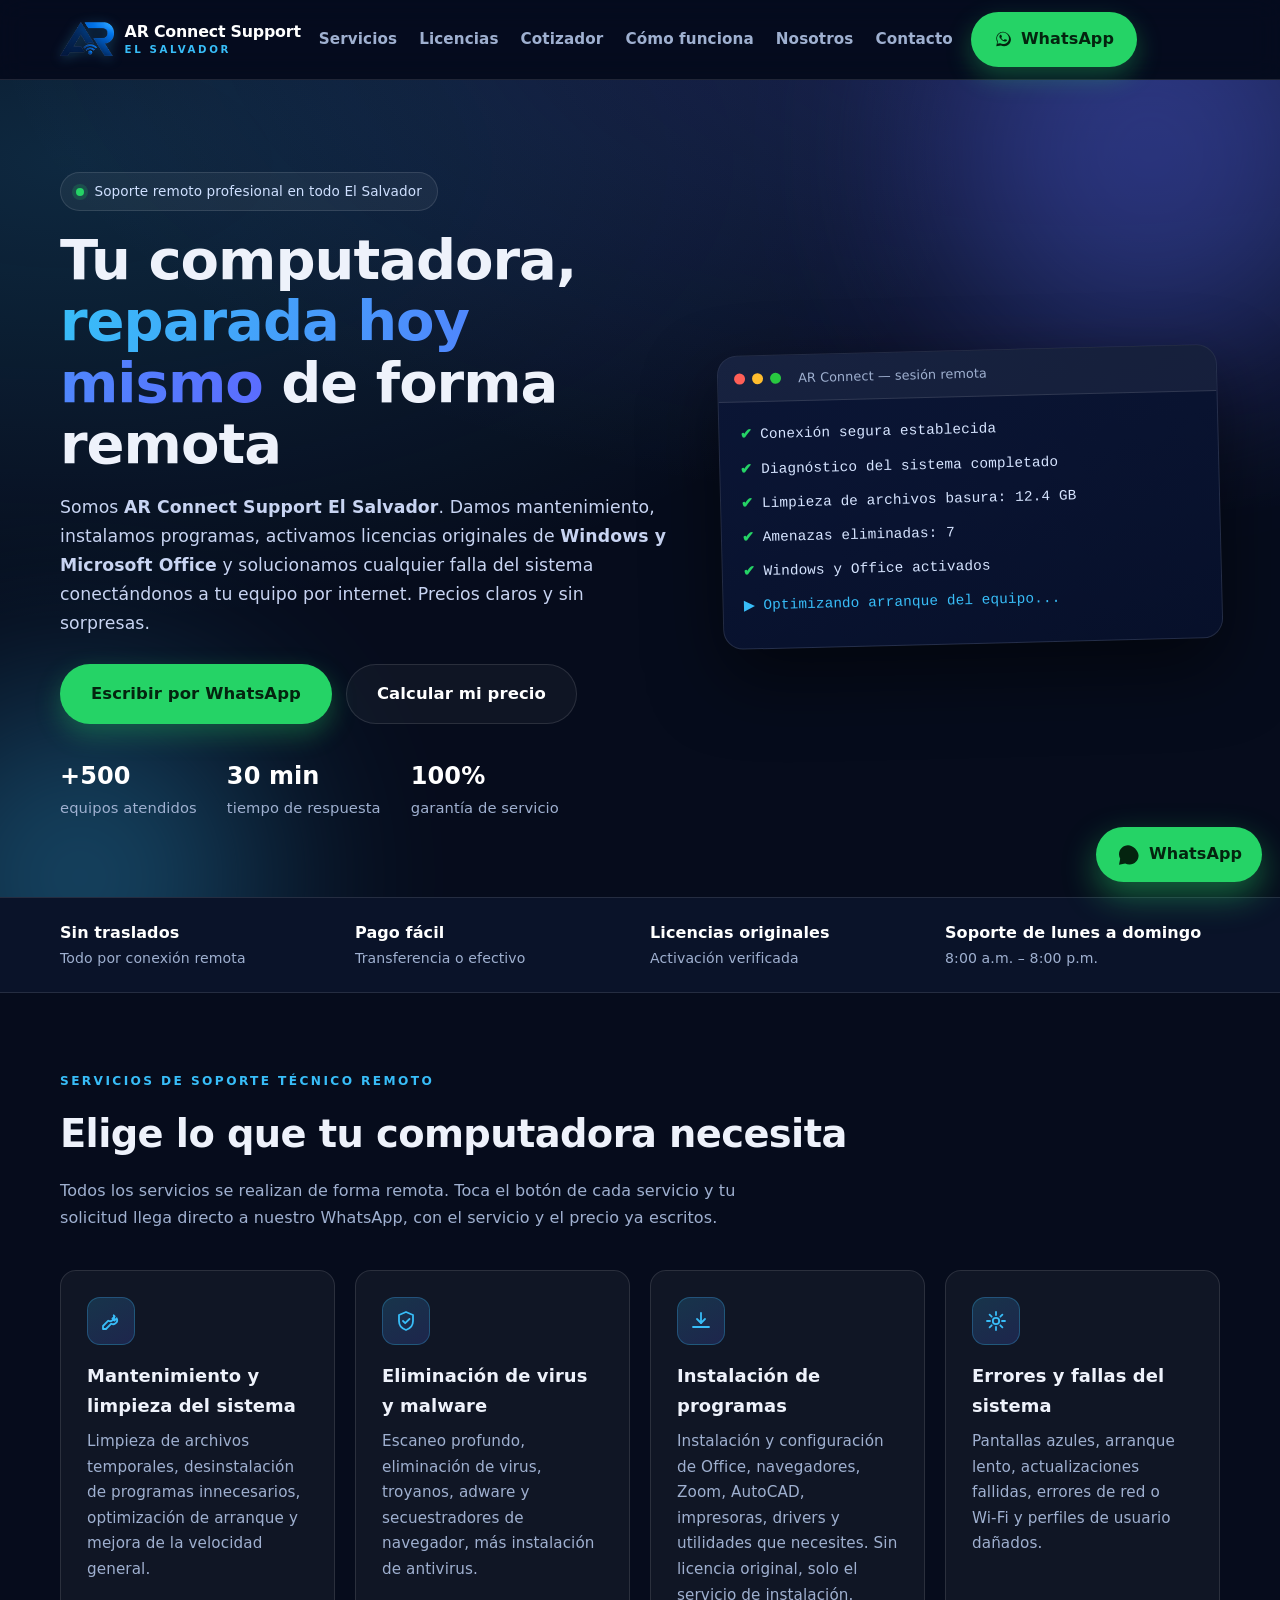
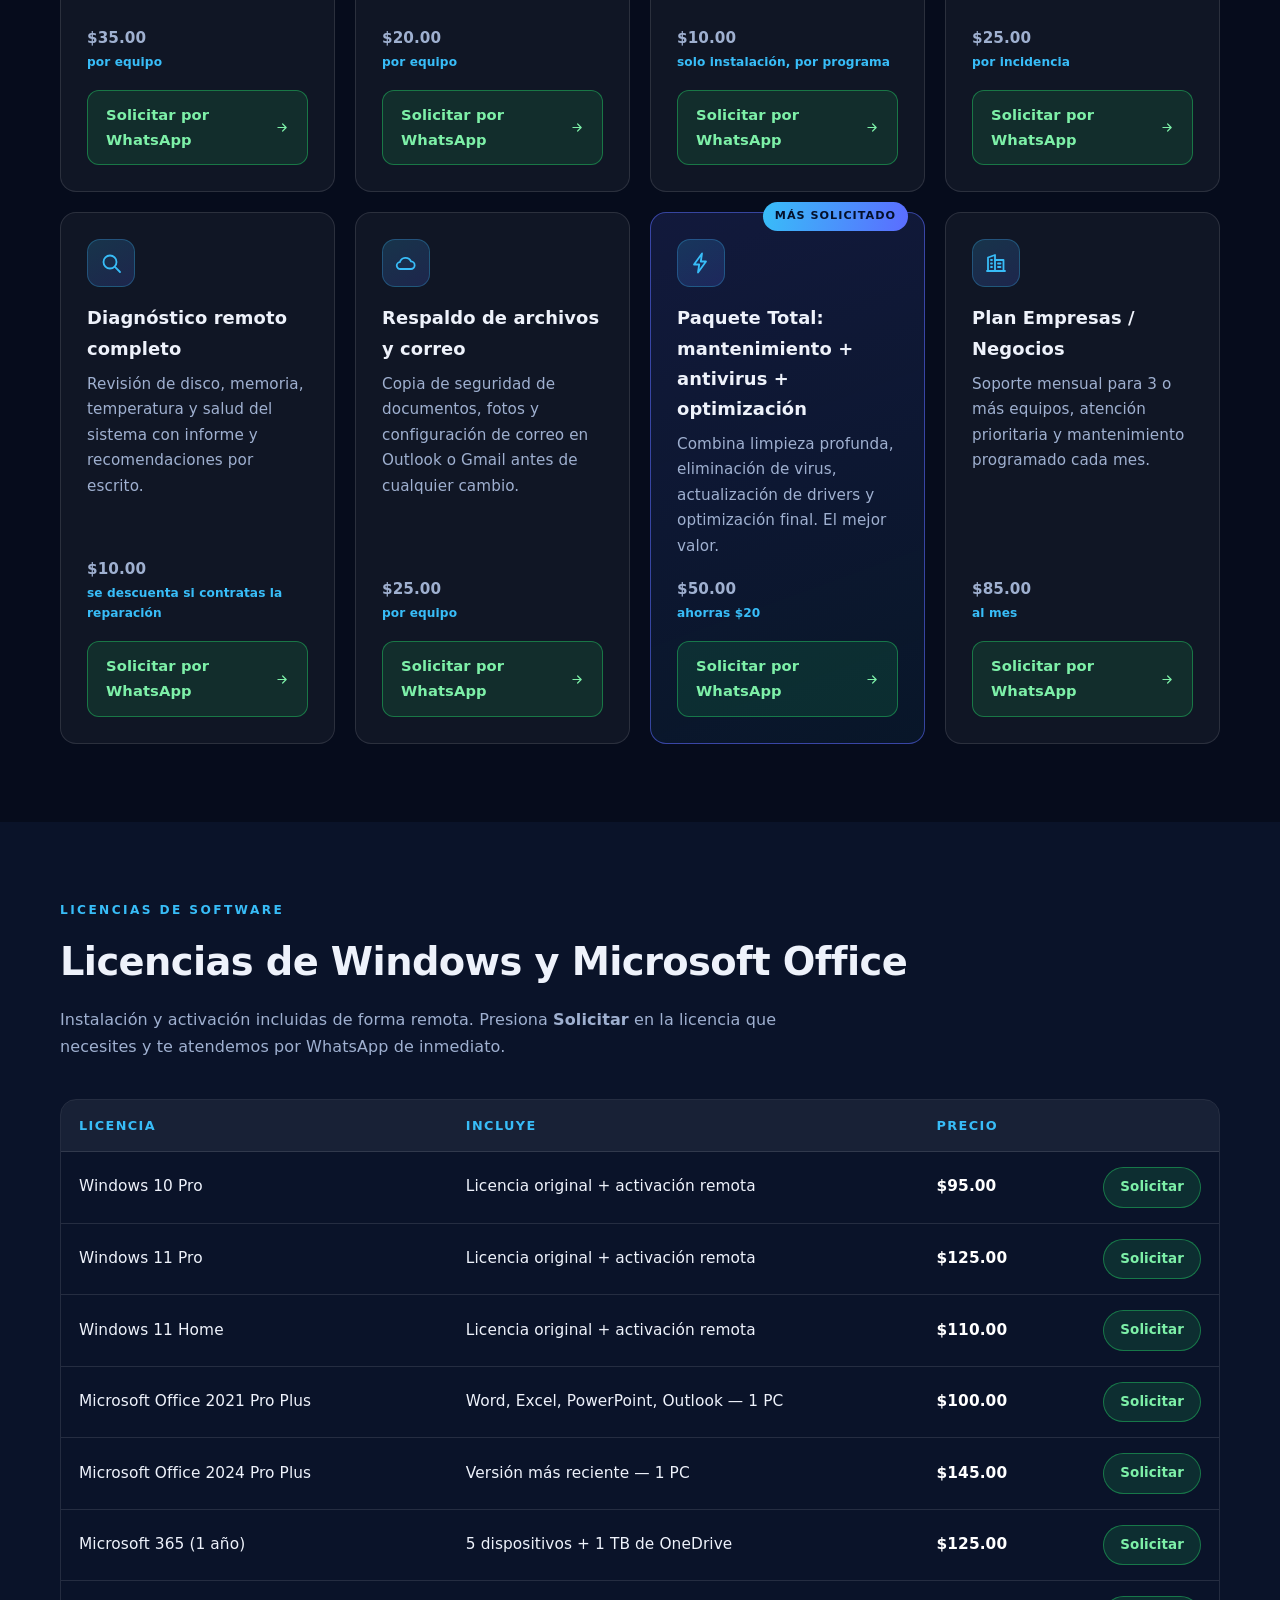
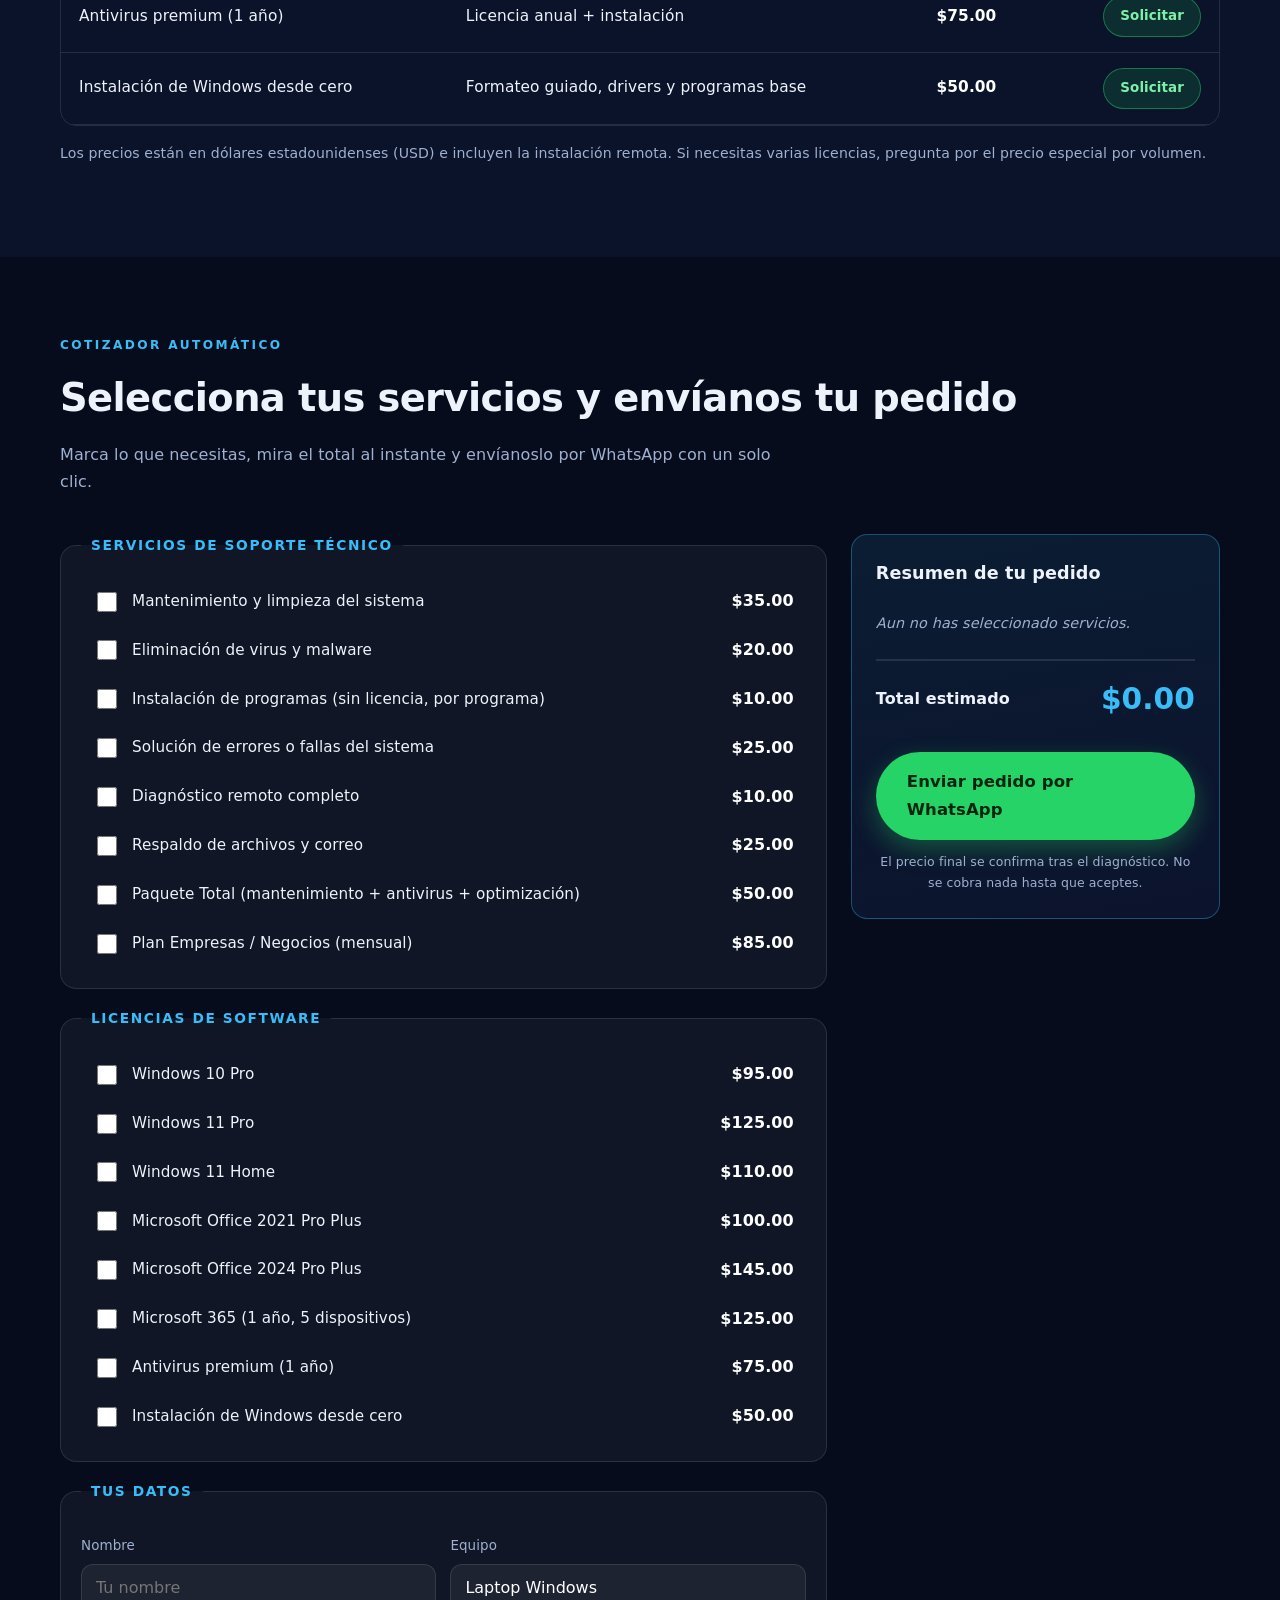
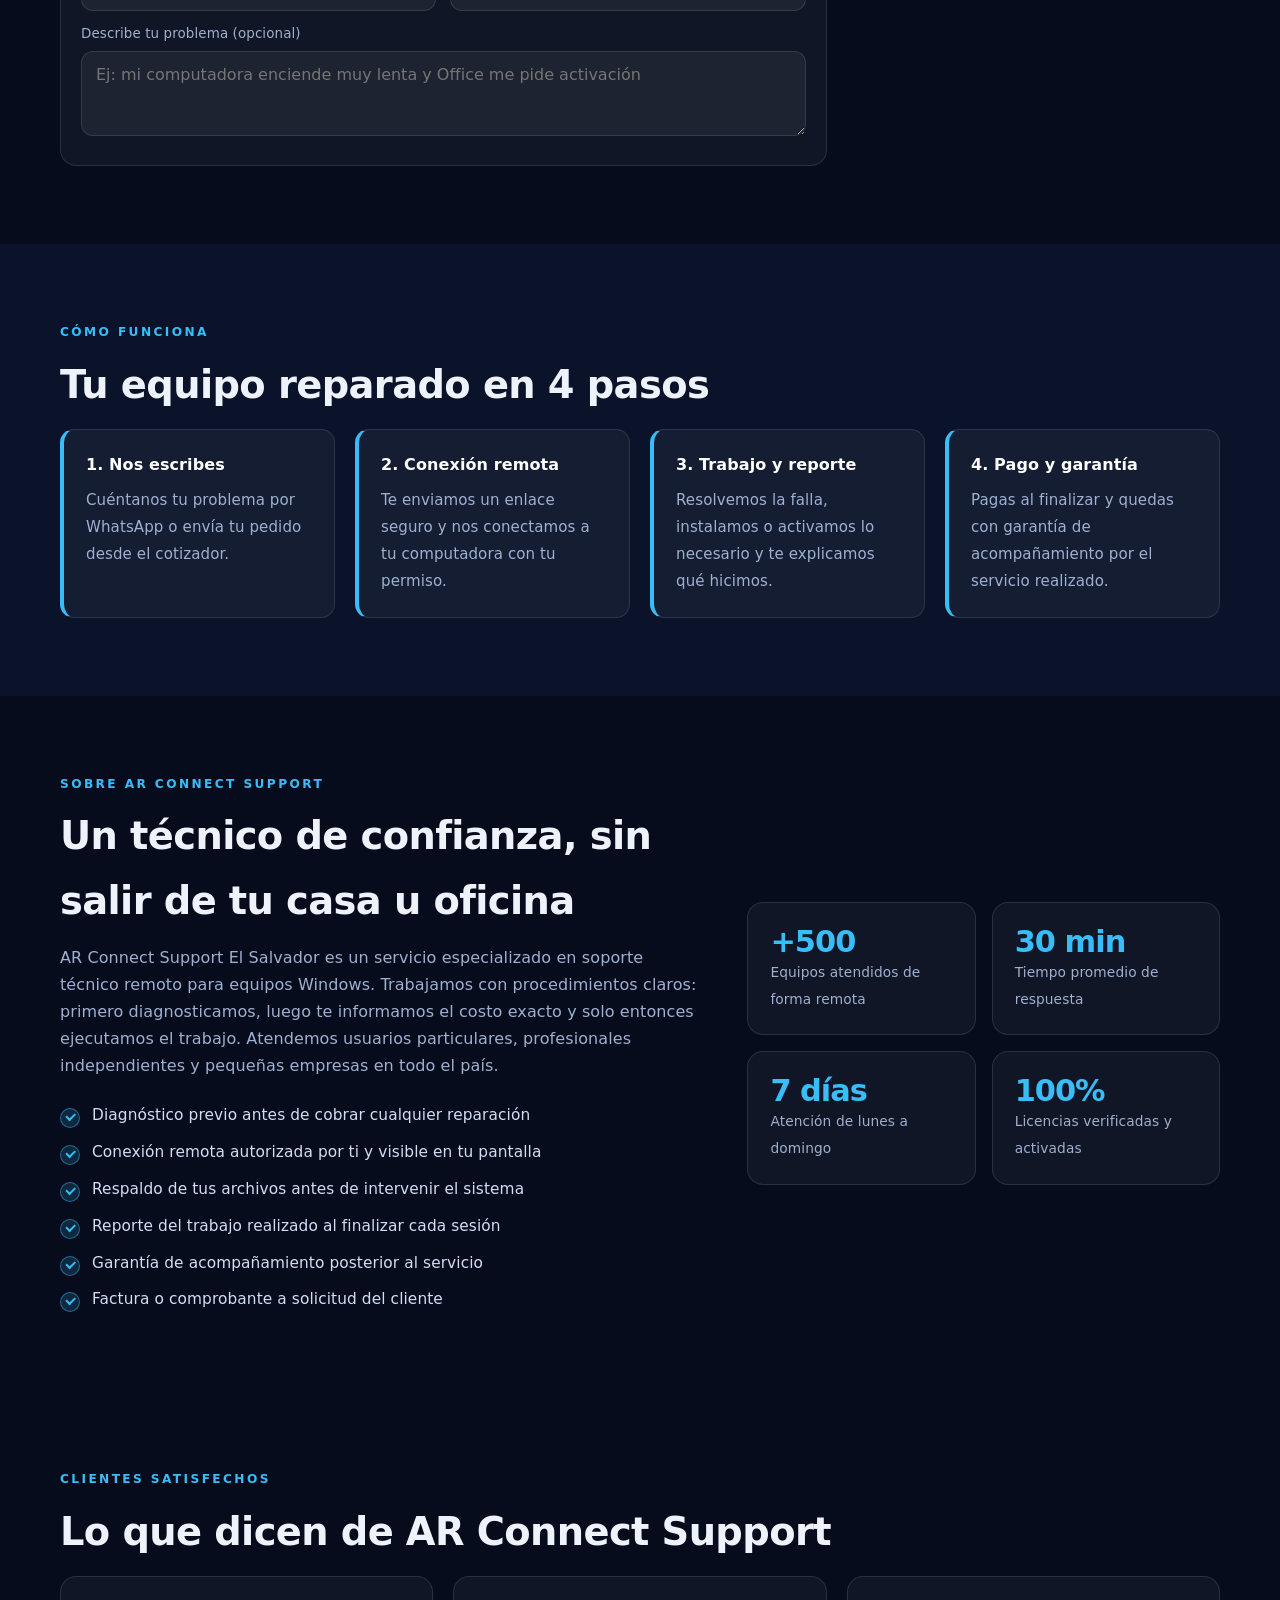
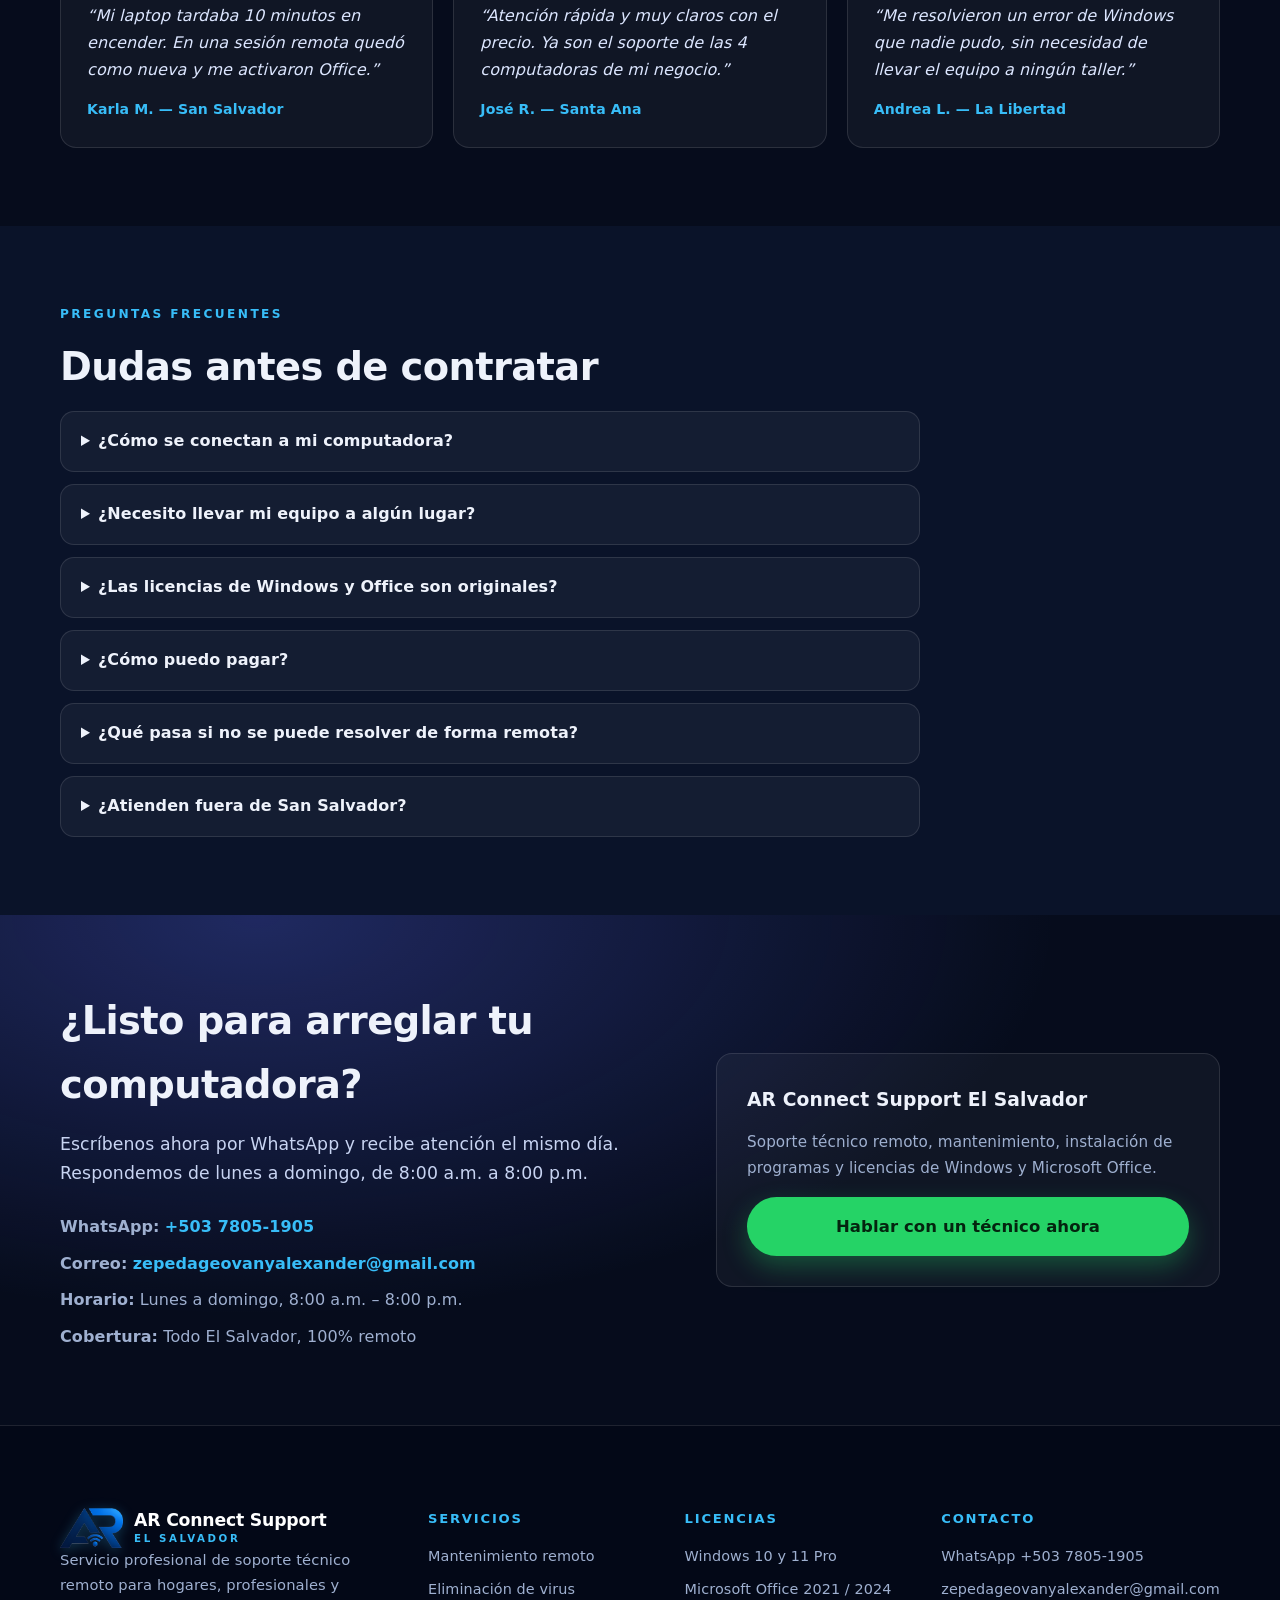
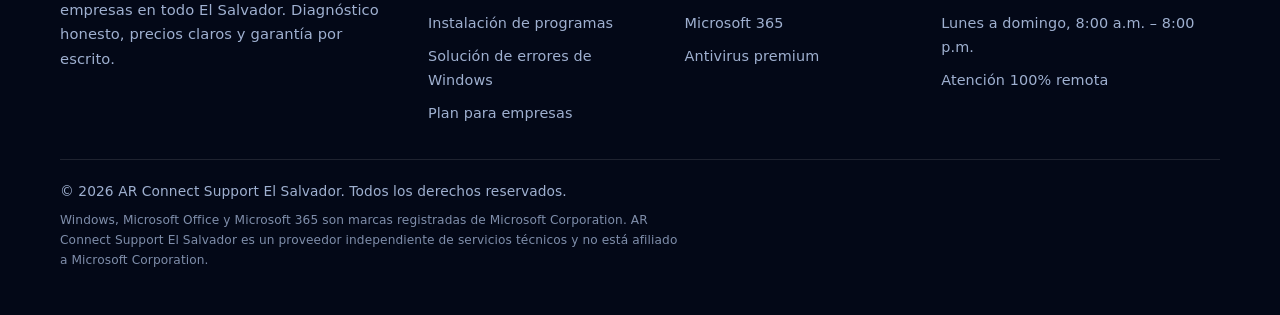
<file: index.html>
<!DOCTYPE html>
<html lang="es-SV">
<head>
<meta charset="utf-8">
<meta name="viewport" content="width=device-width, initial-scale=1, viewport-fit=cover">
<meta name="apple-mobile-web-app-capable" content="yes">
<meta name="apple-mobile-web-app-title" content="AR Connect Support">
<meta name="apple-mobile-web-app-status-bar-style" content="black-translucent">
<meta name="mobile-web-app-capable" content="yes">
<meta name="format-detection" content="telephone=no">
<title>AR Connect Support El Salvador | Soporte Técnico Remoto, Licencias Windows y Office</title>
<meta name="description" content="AR Connect Support El Salvador: soporte técnico remoto profesional para computadoras. Mantenimiento, eliminación de virus, instalación de programas y licencias originales de Windows y Microsoft Office. Escríbenos al +503 7805-1905 por WhatsApp.">
<meta name="keywords" content="AR Connect Support El Salvador, soporte tecnico remoto El Salvador, licencia Windows El Salvador, licencia Microsoft Office El Salvador, mantenimiento de computadoras remoto, reparacion de laptops El Salvador, tecnico de computadoras San Salvador">
<meta name="author" content="AR Connect Support El Salvador">
<meta name="robots" content="index, follow">
<link rel="canonical" href="https://gaza16.github.io/arconnect-support/">
<meta property="og:url" content="https://gaza16.github.io/arconnect-support/">
<meta property="og:type" content="website">
<meta property="og:site_name" content="AR Connect Support El Salvador">
<meta property="og:title" content="AR Connect Support El Salvador | Soporte Técnico Remoto">
<meta property="og:description" content="Mantenimiento remoto, instalación de programas y licencias de Windows y Office. Selecciona tus servicios y cotiza al instante por WhatsApp.">
<meta property="og:locale" content="es_SV">
<meta name="twitter:card" content="summary_large_image">
<meta name="theme-color" content="#050b1f">
<link rel="icon" href="favicon.ico" sizes="any">
<link rel="icon" type="image/png" sizes="512x512" href="icon-512.png">
<link rel="apple-touch-icon" href="apple-touch-icon.png">
<meta property="og:image" content="https://gaza16.github.io/arconnect-support/og-image.jpg">
<meta property="og:image:width" content="1200">
<meta property="og:image:height" content="630">
<meta property="og:image:alt" content="AR Connect Support El Salvador — soporte técnico remoto">
<meta name="twitter:image" content="https://gaza16.github.io/arconnect-support/og-image.jpg">
<link rel="stylesheet" href="styles.css">
</head>
<body>
<a class="skip-link" href="#servicios">Ir a los servicios</a>

<header class="nav">
  <div class="wrap nav-in">
    <a class="brand" href="#inicio" aria-label="AR Connect Support El Salvador, inicio">
      <img class="brand-logo" src="logo-mark.png" width="410" height="260" alt="Logo de AR Connect Support El Salvador">
      <span class="brand-txt">AR Connect Support<small>El Salvador</small></span>
    </a>
    <nav aria-label="Menú principal">
      <ul class="menu">
        <li><a href="#servicios">Servicios</a></li>
        <li><a href="#licencias">Licencias</a></li>
        <li><a href="#cotizador">Cotizador</a></li>
        <li><a href="#proceso">Cómo funciona</a></li>
        <li><a href="#nosotros">Nosotros</a></li>
        <li><a href="#contacto">Contacto</a></li>
      </ul>
    </nav>
    <a class="btn btn-wa nav-cta" id="navWa" href="#contacto">
      <svg viewBox="0 0 32 32" class="ico" aria-hidden="true"><path fill="currentColor" d="M16 3C9.4 3 4 8.4 4 15c0 2.1.6 4.1 1.6 5.9L4 29l8.3-1.6c1.7.9 3.6 1.4 5.7 1.4h.1c6.6 0 12-5.4 12-12S22.6 3 16 3zm0 22c-1.8 0-3.5-.5-5-1.4l-.4-.2-4.5.9.9-4.4-.2-.4C5.9 18.2 5.4 16.6 5.4 15 5.4 9.2 10.2 4.4 16 4.4S26.6 9.2 26.6 15 21.8 25 16 25zm6-7.6c-.3-.2-2-1-2.3-1.1-.3-.1-.5-.2-.8.2-.2.3-.8 1-1 1.3-.2.2-.4.3-.7.1-.3-.2-1.3-.5-2.5-1.6-.9-.8-1.5-1.8-1.7-2.1-.2-.3 0-.5.1-.7.2-.2.4-.5.6-.7.1-.2.2-.4.3-.6.1-.2 0-.4 0-.6 0-.2-.8-1.9-1-2.6-.3-.6-.5-.6-.7-.6h-.7c-.2 0-.6.1-.9.4-.3.4-1.1 1.1-1.1 2.7s1.1 3.1 1.3 3.3c.2.2 2.2 3.5 5.4 4.8 3.2 1.2 3.5 1 4.2.9.6-.1 2-.8 2.3-1.6.3-.8.3-1.5.2-1.6-.1-.1-.3-.2-.6-.4z"/></svg>
      WhatsApp
    </a>
  </div>
</header>

<section class="hero" id="inicio">
  <div class="glow g1" aria-hidden="true"></div>
  <div class="glow g2" aria-hidden="true"></div>
  <div class="wrap hero-in">
    <div class="hero-copy">
      <p class="pill"><span class="dot" aria-hidden="true"></span> Soporte remoto profesional en todo El Salvador</p>
      <h1>Tu computadora, <span class="grad">reparada hoy mismo</span> de forma remota</h1>
      <p class="lead">Somos <strong>AR Connect Support El Salvador</strong>. Damos mantenimiento, instalamos programas, activamos licencias originales de <strong>Windows y Microsoft Office</strong> y solucionamos cualquier falla del sistema conectándonos a tu equipo por internet. Precios claros y sin sorpresas.</p>
      <div class="hero-btns">
        <a class="btn btn-wa btn-lg" id="heroWa" href="#contacto">Escribir por WhatsApp</a>
        <a class="btn btn-ghost btn-lg" href="#cotizador">Calcular mi precio</a>
      </div>
      <ul class="trust">
        <li><b>+500</b> equipos atendidos</li>
        <li><b>30 min</b> tiempo de respuesta</li>
        <li><b>100%</b> garantía de servicio</li>
      </ul>
    </div>
    <div class="hero-card" aria-hidden="false">
      <div class="term">
        <div class="term-bar"><span></span><span></span><span></span><p>AR Connect — sesión remota</p></div>
        <div class="term-body">
          <p><span class="ok">✔</span> Conexión segura establecida</p>
          <p><span class="ok">✔</span> Diagnóstico del sistema completado</p>
          <p><span class="ok">✔</span> Limpieza de archivos basura: 12.4 GB</p>
          <p><span class="ok">✔</span> Amenazas eliminadas: 7</p>
          <p><span class="ok">✔</span> Windows y Office activados</p>
          <p class="blink">▶ Optimizando arranque del equipo...</p>
        </div>
      </div>
    </div>
  </div>
</section>

<section class="strip" aria-label="Beneficios">
  <div class="wrap strip-in">
    <div><b>Sin traslados</b><span>Todo por conexión remota</span></div>
    <div><b>Pago fácil</b><span>Transferencia o efectivo</span></div>
    <div><b>Licencias originales</b><span>Activación verificada</span></div>
    <div><b>Soporte de lunes a domingo</b><span>8:00 a.m. – 8:00 p.m.</span></div>
  </div>
</section>

<section class="sec" id="servicios">
  <div class="wrap">
    <p class="eyebrow">Servicios de soporte técnico remoto</p>
    <h2 class="h2">Elige lo que tu computadora necesita</h2>
    <p class="sub">Todos los servicios se realizan de forma remota. Toca el botón de cada servicio y tu solicitud llega directo a nuestro WhatsApp, con el servicio y el precio ya escritos.</p>

    <div class="grid">
      <article class="card">
        <div class="card-ico"><svg viewBox="0 0 24 24" fill="none" stroke="currentColor" stroke-width="1.8" aria-hidden="true"><path d="M14.7 6.3a4 4 0 0 1-5.4 5.4L4 17v3h3l5.3-5.3a4 4 0 0 0 5.4-5.4l-2.3 2.3-2-2 2.3-2.3z"/></svg></div>
        <h3>Mantenimiento y limpieza del sistema</h3>
        <p>Limpieza de archivos temporales, desinstalación de programas innecesarios, optimización de arranque y mejora de la velocidad general.</p>
        <p class="price">$35.00 <small>por equipo</small></p>
        <a class="card-cta" href="#contacto" data-wa-service="Mantenimiento y limpieza del sistema" data-wa-price="35.00"><span>Solicitar por WhatsApp</span><svg viewBox="0 0 24 24" fill="none" stroke="currentColor" stroke-width="2" aria-hidden="true"><path d="M5 12h13"/><path d="M13 6l6 6-6 6"/></svg></a>
      </article>
      <article class="card">
        <div class="card-ico"><svg viewBox="0 0 24 24" fill="none" stroke="currentColor" stroke-width="1.8" aria-hidden="true"><path d="M12 3l7 3v6c0 4.5-3 7.6-7 9-4-1.4-7-4.5-7-9V6l7-3z"/><path d="M9 12l2.2 2.2L15.5 10"/></svg></div>
        <h3>Eliminación de virus y malware</h3>
        <p>Escaneo profundo, eliminación de virus, troyanos, adware y secuestradores de navegador, más instalación de antivirus.</p>
        <p class="price">$20.00 <small>por equipo</small></p>
        <a class="card-cta" href="#contacto" data-wa-service="Eliminación de virus y malware" data-wa-price="20.00"><span>Solicitar por WhatsApp</span><svg viewBox="0 0 24 24" fill="none" stroke="currentColor" stroke-width="2" aria-hidden="true"><path d="M5 12h13"/><path d="M13 6l6 6-6 6"/></svg></a>
      </article>
      <article class="card">
        <div class="card-ico"><svg viewBox="0 0 24 24" fill="none" stroke="currentColor" stroke-width="1.8" aria-hidden="true"><path d="M12 4v10"/><path d="M8 10l4 4 4-4"/><path d="M4 18h16"/></svg></div>
        <h3>Instalación de programas</h3>
        <p>Instalación y configuración de Office, navegadores, Zoom, AutoCAD, impresoras, drivers y utilidades que necesites. Sin licencia original, solo el servicio de instalación.</p>
        <p class="price">$10.00 <small>solo instalación, por programa</small></p>
        <a class="card-cta" href="#contacto" data-wa-service="Instalación de programas" data-wa-price="10.00"><span>Solicitar por WhatsApp</span><svg viewBox="0 0 24 24" fill="none" stroke="currentColor" stroke-width="2" aria-hidden="true"><path d="M5 12h13"/><path d="M13 6l6 6-6 6"/></svg></a>
      </article>
      <article class="card">
        <div class="card-ico"><svg viewBox="0 0 24 24" fill="none" stroke="currentColor" stroke-width="1.8" aria-hidden="true"><circle cx="12" cy="12" r="3.2"/><path d="M12 3v3M12 18v3M3 12h3M18 12h3M5.6 5.6l2.1 2.1M16.3 16.3l2.1 2.1M18.4 5.6l-2.1 2.1M7.7 16.3l-2.1 2.1"/></svg></div>
        <h3>Errores y fallas del sistema</h3>
        <p>Pantallas azules, arranque lento, actualizaciones fallidas, errores de red o Wi‑Fi y perfiles de usuario dañados.</p>
        <p class="price">$25.00 <small>por incidencia</small></p>
        <a class="card-cta" href="#contacto" data-wa-service="Errores y fallas del sistema" data-wa-price="25.00"><span>Solicitar por WhatsApp</span><svg viewBox="0 0 24 24" fill="none" stroke="currentColor" stroke-width="2" aria-hidden="true"><path d="M5 12h13"/><path d="M13 6l6 6-6 6"/></svg></a>
      </article>
      <article class="card">
        <div class="card-ico"><svg viewBox="0 0 24 24" fill="none" stroke="currentColor" stroke-width="1.8" aria-hidden="true"><circle cx="11" cy="11" r="6.5"/><path d="M16.2 16.2L21 21"/></svg></div>
        <h3>Diagnóstico remoto completo</h3>
        <p>Revisión de disco, memoria, temperatura y salud del sistema con informe y recomendaciones por escrito.</p>
        <p class="price">$10.00 <small>se descuenta si contratas la reparación</small></p>
        <a class="card-cta" href="#contacto" data-wa-service="Diagnóstico remoto completo" data-wa-price="10.00"><span>Solicitar por WhatsApp</span><svg viewBox="0 0 24 24" fill="none" stroke="currentColor" stroke-width="2" aria-hidden="true"><path d="M5 12h13"/><path d="M13 6l6 6-6 6"/></svg></a>
      </article>
      <article class="card">
        <div class="card-ico"><svg viewBox="0 0 24 24" fill="none" stroke="currentColor" stroke-width="1.8" aria-hidden="true"><path d="M6.5 18h10.2a3.8 3.8 0 0 0 .3-7.6A6 6 0 0 0 5.8 11.2 3.4 3.4 0 0 0 6.5 18z"/></svg></div>
        <h3>Respaldo de archivos y correo</h3>
        <p>Copia de seguridad de documentos, fotos y configuración de correo en Outlook o Gmail antes de cualquier cambio.</p>
        <p class="price">$25.00 <small>por equipo</small></p>
        <a class="card-cta" href="#contacto" data-wa-service="Respaldo de archivos y correo" data-wa-price="25.00"><span>Solicitar por WhatsApp</span><svg viewBox="0 0 24 24" fill="none" stroke="currentColor" stroke-width="2" aria-hidden="true"><path d="M5 12h13"/><path d="M13 6l6 6-6 6"/></svg></a>
      </article>
      <article class="card card-hot">
        <span class="tag">Más solicitado</span>
        <div class="card-ico"><svg viewBox="0 0 24 24" fill="none" stroke="currentColor" stroke-width="1.8" aria-hidden="true"><path d="M13 2.5L5 13.5h5.2L9 21.5l8-11h-5.2L13 2.5z"/></svg></div>
        <h3>Paquete Total: mantenimiento + antivirus + optimización</h3>
        <p>Combina limpieza profunda, eliminación de virus, actualización de drivers y optimización final. El mejor valor.</p>
        <p class="price">$50.00 <small>ahorras $20</small></p>
        <a class="card-cta" href="#contacto" data-wa-service="Paquete Total: mantenimiento + antivirus + optimización" data-wa-price="50.00"><span>Solicitar por WhatsApp</span><svg viewBox="0 0 24 24" fill="none" stroke="currentColor" stroke-width="2" aria-hidden="true"><path d="M5 12h13"/><path d="M13 6l6 6-6 6"/></svg></a>
      </article>
      <article class="card">
        <div class="card-ico"><svg viewBox="0 0 24 24" fill="none" stroke="currentColor" stroke-width="1.8" aria-hidden="true"><path d="M4 20V6.5L11 4v16"/><path d="M11 9h8.5V20"/><path d="M14 12.5h2.5M14 16h2.5M7 9h1M7 12.5h1M7 16h1"/><path d="M3 20h18"/></svg></div>
        <h3>Plan Empresas / Negocios</h3>
        <p>Soporte mensual para 3 o más equipos, atención prioritaria y mantenimiento programado cada mes.</p>
        <p class="price">$85.00 <small>al mes</small></p>
        <a class="card-cta" href="#contacto" data-wa-service="Plan Empresas / Negocios" data-wa-price="85.00"><span>Solicitar por WhatsApp</span><svg viewBox="0 0 24 24" fill="none" stroke="currentColor" stroke-width="2" aria-hidden="true"><path d="M5 12h13"/><path d="M13 6l6 6-6 6"/></svg></a>
      </article>
    </div>
  </div>
</section>

<section class="sec sec-alt" id="licencias">
  <div class="wrap">
    <p class="eyebrow">Licencias de software</p>
    <h2 class="h2">Licencias de Windows y Microsoft Office</h2>
    <p class="sub">Instalación y activación incluidas de forma remota. Presiona <strong>Solicitar</strong> en la licencia que necesites y te atendemos por WhatsApp de inmediato.</p>

    <div class="table-wrap">
      <table class="tbl">
        <caption class="sr-only">Precios de licencias de software de AR Connect Support El Salvador</caption>
        <thead>
          <tr><th scope="col">Licencia</th><th scope="col">Incluye</th><th scope="col">Precio</th><th scope="col"><span class="sr-only">Solicitar</span></th></tr>
        </thead>
        <tbody>
          <tr><td>Windows 10 Pro</td><td>Licencia original + activación remota</td><td class="p">$95.00</td><td class="act"><a class="row-wa" href="#contacto" data-wa-service="Windows 10 Pro" data-wa-price="95.00">Solicitar</a></td></tr>
          <tr><td>Windows 11 Pro</td><td>Licencia original + activación remota</td><td class="p">$125.00</td><td class="act"><a class="row-wa" href="#contacto" data-wa-service="Windows 11 Pro" data-wa-price="125.00">Solicitar</a></td></tr>
          <tr><td>Windows 11 Home</td><td>Licencia original + activación remota</td><td class="p">$110.00</td><td class="act"><a class="row-wa" href="#contacto" data-wa-service="Windows 11 Home" data-wa-price="110.00">Solicitar</a></td></tr>
          <tr><td>Microsoft Office 2021 Pro Plus</td><td>Word, Excel, PowerPoint, Outlook — 1 PC</td><td class="p">$100.00</td><td class="act"><a class="row-wa" href="#contacto" data-wa-service="Microsoft Office 2021 Pro Plus" data-wa-price="100.00">Solicitar</a></td></tr>
          <tr><td>Microsoft Office 2024 Pro Plus</td><td>Versión más reciente — 1 PC</td><td class="p">$145.00</td><td class="act"><a class="row-wa" href="#contacto" data-wa-service="Microsoft Office 2024 Pro Plus" data-wa-price="145.00">Solicitar</a></td></tr>
          <tr><td>Microsoft 365 (1 año)</td><td>5 dispositivos + 1 TB de OneDrive</td><td class="p">$125.00</td><td class="act"><a class="row-wa" href="#contacto" data-wa-service="Microsoft 365 (1 año)" data-wa-price="125.00">Solicitar</a></td></tr>
          <tr><td>Antivirus premium (1 año)</td><td>Licencia anual + instalación</td><td class="p">$75.00</td><td class="act"><a class="row-wa" href="#contacto" data-wa-service="Antivirus premium (1 año)" data-wa-price="75.00">Solicitar</a></td></tr>
          <tr><td>Instalación de Windows desde cero</td><td>Formateo guiado, drivers y programas base</td><td class="p">$50.00</td><td class="act"><a class="row-wa" href="#contacto" data-wa-service="Instalación de Windows desde cero" data-wa-price="50.00">Solicitar</a></td></tr>
        </tbody>
      </table>
    </div>
    <p class="note">Los precios están en dólares estadounidenses (USD) e incluyen la instalación remota. Si necesitas varias licencias, pregunta por el precio especial por volumen.</p>
  </div>
</section>

<section class="sec" id="cotizador">
  <div class="wrap">
    <p class="eyebrow">Cotizador automático</p>
    <h2 class="h2">Selecciona tus servicios y envíanos tu pedido</h2>
    <p class="sub">Marca lo que necesitas, mira el total al instante y envíanoslo por WhatsApp con un solo clic.</p>

    <div class="quote">
      <form class="quote-form" id="quoteForm" novalidate>
        <fieldset>
          <legend>Servicios de soporte técnico</legend>
          <label class="opt"><input type="checkbox" data-name="Mantenimiento y limpieza del sistema" data-price="35"><span>Mantenimiento y limpieza del sistema</span><b>$35.00</b></label>
          <label class="opt"><input type="checkbox" data-name="Eliminación de virus y malware" data-price="20"><span>Eliminación de virus y malware</span><b>$20.00</b></label>
          <label class="opt"><input type="checkbox" data-name="Instalación de programas (sin licencia)" data-price="10"><span>Instalación de programas (sin licencia, por programa)</span><b>$10.00</b></label>
          <label class="opt"><input type="checkbox" data-name="Solución de errores del sistema" data-price="25"><span>Solución de errores o fallas del sistema</span><b>$25.00</b></label>
          <label class="opt"><input type="checkbox" data-name="Diagnóstico remoto completo" data-price="10"><span>Diagnóstico remoto completo</span><b>$10.00</b></label>
          <label class="opt"><input type="checkbox" data-name="Respaldo de archivos y correo" data-price="25"><span>Respaldo de archivos y correo</span><b>$25.00</b></label>
          <label class="opt"><input type="checkbox" data-name="Paquete Total" data-price="50"><span>Paquete Total (mantenimiento + antivirus + optimización)</span><b>$50.00</b></label>
          <label class="opt"><input type="checkbox" data-name="Plan Empresas mensual" data-price="85"><span>Plan Empresas / Negocios (mensual)</span><b>$85.00</b></label>
        </fieldset>
        <fieldset>
          <legend>Licencias de software</legend>
          <label class="opt"><input type="checkbox" data-name="Windows 10 Pro" data-price="95"><span>Windows 10 Pro</span><b>$95.00</b></label>
          <label class="opt"><input type="checkbox" data-name="Windows 11 Pro" data-price="125"><span>Windows 11 Pro</span><b>$125.00</b></label>
          <label class="opt"><input type="checkbox" data-name="Windows 11 Home" data-price="110"><span>Windows 11 Home</span><b>$110.00</b></label>
          <label class="opt"><input type="checkbox" data-name="Office 2021 Pro Plus" data-price="100"><span>Microsoft Office 2021 Pro Plus</span><b>$100.00</b></label>
          <label class="opt"><input type="checkbox" data-name="Office 2024 Pro Plus" data-price="145"><span>Microsoft Office 2024 Pro Plus</span><b>$145.00</b></label>
          <label class="opt"><input type="checkbox" data-name="Microsoft 365 (1 año)" data-price="125"><span>Microsoft 365 (1 año, 5 dispositivos)</span><b>$125.00</b></label>
          <label class="opt"><input type="checkbox" data-name="Antivirus premium (1 año)" data-price="75"><span>Antivirus premium (1 año)</span><b>$75.00</b></label>
          <label class="opt"><input type="checkbox" data-name="Instalación de Windows desde cero" data-price="50"><span>Instalación de Windows desde cero</span><b>$50.00</b></label>
        </fieldset>
        <fieldset>
          <legend>Tus datos</legend>
          <div class="row">
            <label class="fld"><span>Nombre</span><input type="text" id="cName" maxlength="60" placeholder="Tu nombre" autocomplete="name"></label>
            <label class="fld"><span>Equipo</span>
              <select id="cDevice">
                <option>Laptop Windows</option>
                <option>PC de escritorio Windows</option>
                <option>Varios equipos</option>
                <option>Otro / no estoy seguro</option>
              </select>
            </label>
          </div>
          <label class="fld"><span>Describe tu problema (opcional)</span><textarea id="cMsg" rows="3" maxlength="400" placeholder="Ej: mi computadora enciende muy lenta y Office me pide activación"></textarea></label>
        </fieldset>
      </form>

      <aside class="summary" aria-live="polite">
        <h3>Resumen de tu pedido</h3>
        <ul id="sumList" class="sum-list"><li class="empty">Aún no has seleccionado servicios.</li></ul>
        <p class="total"><span>Total estimado</span><b id="sumTotal">$0.00</b></p>
        <a class="btn btn-wa btn-lg btn-full" id="sendWa" href="#contacto">Enviar pedido por WhatsApp</a>
        <p class="mini">El precio final se confirma tras el diagnóstico. No se cobra nada hasta que aceptes.</p>
      </aside>
    </div>
  </div>
</section>

<section class="sec sec-alt" id="proceso">
  <div class="wrap">
    <p class="eyebrow">Cómo funciona</p>
    <h2 class="h2">Tu equipo reparado en 4 pasos</h2>
    <ol class="steps">
      <li><b>1. Nos escribes</b><span>Cuéntanos tu problema por WhatsApp o envía tu pedido desde el cotizador.</span></li>
      <li><b>2. Conexión remota</b><span>Te enviamos un enlace seguro y nos conectamos a tu computadora con tu permiso.</span></li>
      <li><b>3. Trabajo y reporte</b><span>Resolvemos la falla, instalamos o activamos lo necesario y te explicamos qué hicimos.</span></li>
      <li><b>4. Pago y garantía</b><span>Pagas al finalizar y quedas con garantía de acompañamiento por el servicio realizado.</span></li>
    </ol>
  </div>
</section>

<section class="sec" id="nosotros">
  <div class="wrap about">
    <div>
      <p class="eyebrow">Sobre AR Connect Support</p>
      <h2 class="h2">Un técnico de confianza, sin salir de tu casa u oficina</h2>
      <p class="sub">AR Connect Support El Salvador es un servicio especializado en soporte técnico remoto para equipos Windows. Trabajamos con procedimientos claros: primero diagnosticamos, luego te informamos el costo exacto y solo entonces ejecutamos el trabajo. Atendemos usuarios particulares, profesionales independientes y pequeñas empresas en todo el país.</p>
      <ul class="checks">
        <li>Diagnóstico previo antes de cobrar cualquier reparación</li>
        <li>Conexión remota autorizada por ti y visible en tu pantalla</li>
        <li>Respaldo de tus archivos antes de intervenir el sistema</li>
        <li>Reporte del trabajo realizado al finalizar cada sesión</li>
        <li>Garantía de acompañamiento posterior al servicio</li>
        <li>Factura o comprobante a solicitud del cliente</li>
      </ul>
    </div>
    <div class="stats">
      <div class="stat"><b>+500</b><span>Equipos atendidos de forma remota</span></div>
      <div class="stat"><b>30 min</b><span>Tiempo promedio de respuesta</span></div>
      <div class="stat"><b>7 días</b><span>Atención de lunes a domingo</span></div>
      <div class="stat"><b>100%</b><span>Licencias verificadas y activadas</span></div>
    </div>
  </div>
</section>

<section class="sec" id="opiniones">
  <div class="wrap">
    <p class="eyebrow">Clientes satisfechos</p>
    <h2 class="h2">Lo que dicen de AR Connect Support</h2>
    <div class="grid grid-3">
      <blockquote class="quote-card">“Mi laptop tardaba 10 minutos en encender. En una sesión remota quedó como nueva y me activaron Office.”<cite>Karla M. — San Salvador</cite></blockquote>
      <blockquote class="quote-card">“Atención rápida y muy claros con el precio. Ya son el soporte de las 4 computadoras de mi negocio.”<cite>José R. — Santa Ana</cite></blockquote>
      <blockquote class="quote-card">“Me resolvieron un error de Windows que nadie pudo, sin necesidad de llevar el equipo a ningún taller.”<cite>Andrea L. — La Libertad</cite></blockquote>
    </div>
  </div>
</section>

<section class="sec sec-alt" id="faq">
  <div class="wrap">
    <p class="eyebrow">Preguntas frecuentes</p>
    <h2 class="h2">Dudas antes de contratar</h2>
    <div class="faq">
      <details><summary>¿Cómo se conectan a mi computadora?</summary><p>Usamos herramientas de acceso remoto seguras. Te enviamos un enlace, lo abres y autorizas la conexión. Puedes ver todo lo que hacemos en tu pantalla y cerrar la sesión cuando quieras.</p></details>
      <details><summary>¿Necesito llevar mi equipo a algún lugar?</summary><p>No. Todo el servicio se realiza a distancia. Solo necesitas tu computadora encendida y conexión a internet.</p></details>
      <details><summary>¿Las licencias de Windows y Office son originales?</summary><p>Sí. Activamos tu equipo y te mostramos en pantalla el estado de activación antes de finalizar la sesión.</p></details>
      <details><summary>¿Cómo puedo pagar?</summary><p>Aceptamos transferencia bancaria, pago móvil y efectivo. El pago se realiza al finalizar el servicio.</p></details>
      <details><summary>¿Qué pasa si no se puede resolver de forma remota?</summary><p>Si la falla es física (disco dañado, pantalla, teclado), te lo indicamos con honestidad y no cobramos el servicio remoto.</p></details>
      <details><summary>¿Atienden fuera de San Salvador?</summary><p>Sí. Al ser soporte remoto atendemos clientes de todo El Salvador y salvadoreños en el exterior.</p></details>
    </div>
  </div>
</section>

<section class="cta" id="contacto">
  <div class="wrap cta-in">
    <div>
      <h2 class="h2">¿Listo para arreglar tu computadora?</h2>
      <p class="lead">Escríbenos ahora por WhatsApp y recibe atención el mismo día. Respondemos de lunes a domingo, de 8:00 a.m. a 8:00 p.m.</p>
      <ul class="contact-list">
        <li><b>WhatsApp:</b> <a id="waPhoneLink" href="#"><span id="waPhoneText">+503 7805-1905</span></a></li>
        <li><b>Correo:</b> <a href="mailto:zepedageovanyalexander@gmail.com">zepedageovanyalexander@gmail.com</a></li>
        <li><b>Horario:</b> Lunes a domingo, 8:00 a.m. – 8:00 p.m.</li>
        <li><b>Cobertura:</b> Todo El Salvador, 100% remoto</li>
      </ul>
    </div>
    <div class="cta-box">
      <h3>AR Connect Support El Salvador</h3>
      <p>Soporte técnico remoto, mantenimiento, instalación de programas y licencias de Windows y Microsoft Office.</p>
      <a class="btn btn-wa btn-lg btn-full" id="ctaWa" href="#">Hablar con un técnico ahora</a>
    </div>
  </div>
</section>

<footer class="foot">
  <div class="wrap foot-grid">
    <div class="foot-col">
      <a class="brand brand-foot" href="#inicio" aria-label="AR Connect Support El Salvador">
        <img class="brand-logo" src="logo-mark.png" width="410" height="260" alt="Logo de AR Connect Support El Salvador">
        <span class="brand-txt">AR Connect Support<small>El Salvador</small></span>
      </a>
      <p class="foot-p">Servicio profesional de soporte técnico remoto para hogares, profesionales y empresas en todo El Salvador. Diagnóstico honesto, precios claros y garantía por escrito.</p>
    </div>
    <div class="foot-col">
      <h4>Servicios</h4>
      <ul>
        <li><a href="#servicios">Mantenimiento remoto</a></li>
        <li><a href="#servicios">Eliminación de virus</a></li>
        <li><a href="#servicios">Instalación de programas</a></li>
        <li><a href="#servicios">Solución de errores de Windows</a></li>
        <li><a href="#servicios">Plan para empresas</a></li>
      </ul>
    </div>
    <div class="foot-col">
      <h4>Licencias</h4>
      <ul>
        <li><a href="#licencias">Windows 10 y 11 Pro</a></li>
        <li><a href="#licencias">Microsoft Office 2021 / 2024</a></li>
        <li><a href="#licencias">Microsoft 365</a></li>
        <li><a href="#licencias">Antivirus premium</a></li>
      </ul>
    </div>
    <div class="foot-col">
      <h4>Contacto</h4>
      <ul>
        <li><a id="footWa" href="#contacto">WhatsApp +503 7805-1905</a></li>
        <li><a href="mailto:zepedageovanyalexander@gmail.com">zepedageovanyalexander@gmail.com</a></li>
        <li>Lunes a domingo, 8:00 a.m. – 8:00 p.m.</li>
        <li>Atención 100% remota</li>
      </ul>
    </div>
  </div>
  <div class="wrap foot-bottom">
    <p>© <span id="yr">2026</span> AR Connect Support El Salvador. Todos los derechos reservados.</p>
    <p class="small">Windows, Microsoft Office y Microsoft 365 son marcas registradas de Microsoft Corporation. AR Connect Support El Salvador es un proveedor independiente de servicios técnicos y no está afiliado a Microsoft Corporation.</p>
  </div>
</footer>

<a class="float-wa" id="floatWa" href="#contacto" aria-label="Escribir por WhatsApp a AR Connect Support El Salvador">
  <svg viewBox="0 0 32 32" aria-hidden="true"><path fill="currentColor" d="M16 3C9.4 3 4 8.4 4 15c0 2.1.6 4.1 1.6 5.9L4 29l8.3-1.6c1.7.9 3.6 1.4 5.7 1.4h.1c6.6 0 12-5.4 12-12S22.6 3 16 3zm6 14.4c-.3-.2-2-1-2.3-1.1-.3-.1-.5-.2-.8.2-.2.3-.8 1-1 1.3-.2.2-.4.3-.7.1-.3-.2-1.3-.5-2.5-1.6-.9-.8-1.5-1.8-1.7-2.1-.2-.3 0-.5.1-.7.2-.2.4-.5.6-.7.1-.2.2-.4.3-.6.1-.2 0-.4 0-.6 0-.2-.8-1.9-1-2.6-.3-.6-.5-.6-.7-.6h-.7c-.2 0-.6.1-.9.4-.3.4-1.1 1.1-1.1 2.7s1.1 3.1 1.3 3.3c.2.2 2.2 3.5 5.4 4.8 3.2 1.2 3.5 1 4.2.9.6-.1 2-.8 2.3-1.6.3-.8.3-1.5.2-1.6-.1-.1-.3-.2-.6-.4z"/></svg>
  <span>WhatsApp</span>
</a>

<script type="application/ld+json">
{"@context":"https://schema.org","@type":"LocalBusiness","name":"AR Connect Support El Salvador","url":"https://gaza16.github.io/arconnect-support/","logo":"https://gaza16.github.io/arconnect-support/icon-512.png","image":"https://gaza16.github.io/arconnect-support/og-image.jpg","description":"Soporte técnico remoto para computadoras: mantenimiento, eliminación de virus, instalación de programas y licencias de Windows y Microsoft Office.","areaServed":{"@type":"Country","name":"El Salvador"},"address":{"@type":"PostalAddress","addressCountry":"SV","addressLocality":"San Salvador"},"telephone":"+50378051905","email":"zepedageovanyalexander@gmail.com","priceRange":"$10 - $145","openingHours":"Mo-Su 08:00-20:00","knowsLanguage":"es","makesOffer":[{"@type":"Offer","itemOffered":{"@type":"Service","name":"Mantenimiento remoto de computadoras"},"price":"35","priceCurrency":"USD"},{"@type":"Offer","itemOffered":{"@type":"Service","name":"Eliminación de virus"},"price":"20","priceCurrency":"USD"},{"@type":"Offer","itemOffered":{"@type":"Product","name":"Licencia Windows 11 Pro"},"price":"125","priceCurrency":"USD"},{"@type":"Offer","itemOffered":{"@type":"Product","name":"Licencia Microsoft Office 2021 Pro Plus"},"price":"100","priceCurrency":"USD"}]}
</script>
<script src="app.js" defer></script>
</body>
</html>
</file>
<file: styles.css>
:root{--bg:#060c1c;--bg2:#0a1329;--card:rgba(255,255,255,.045);--line:rgba(255,255,255,.11);--txt:#eef2fb;--mut:#9fb0d0;--cy:#38bdf8;--vi:#5b6cff;--wa:#25d366;--r:16px}
*{box-sizing:border-box}
html{scroll-behavior:smooth;scroll-padding-top:84px;-webkit-text-size-adjust:100%;text-size-adjust:100%}
body{margin:0;font-family:"Inter","Segoe UI",system-ui,-apple-system,Roboto,"Helvetica Neue",Arial,sans-serif;background:var(--bg);color:var(--txt);line-height:1.68;letter-spacing:.1px;-webkit-font-smoothing:antialiased;-moz-osx-font-smoothing:grayscale;-webkit-tap-highlight-color:rgba(56,189,248,.2);overflow-x:hidden}
img{max-width:100%}
a{color:inherit}
.wrap{width:min(1160px,92%);margin:0 auto}
.sr-only,.skip-link{position:absolute;left:-9999px}
.skip-link:focus{left:12px;top:12px;background:#fff;color:#000;padding:8px 14px;border-radius:8px;z-index:99}
:focus-visible{outline:3px solid var(--cy);outline-offset:3px}

/* NAV */
.nav{position:sticky;top:0;z-index:50;backdrop-filter:blur(14px);background:rgba(5,11,31,.82);border-bottom:1px solid var(--line)}
.nav-in{display:flex;align-items:center;gap:18px;padding:12px 0}
.brand{display:flex;align-items:center;gap:11px;text-decoration:none;font-weight:800}
.brand-logo{height:34px;width:auto;display:block;flex:0 0 auto;filter:drop-shadow(0 2px 6px rgba(56,189,248,.28))}
.brand-foot .brand-logo{height:40px}
@media(hover:hover){.brand-logo{transition:transform .2s}.brand:hover .brand-logo{transform:scale(1.05)}}
@media(max-width:640px){.brand-logo{height:29px}}
.brand-mark{display:grid;place-items:center;width:42px;height:42px;border-radius:12px;background:linear-gradient(135deg,var(--cy),var(--vi));color:#04102a;font-weight:900;letter-spacing:.5px}
.brand-txt{display:flex;flex-direction:column;line-height:1.15;font-size:.99rem;color:#fff;letter-spacing:-.2px}
.brand-txt small{font-weight:700;color:var(--cy);font-size:.64rem;letter-spacing:2.6px;text-transform:uppercase;margin-top:2px}
.brand-foot .brand-txt{font-size:1.08rem}
@media(max-width:400px){.brand-txt{font-size:.88rem}.brand-txt small{font-size:.58rem;letter-spacing:2px}}
.menu{display:flex;gap:22px;list-style:none;margin:0;padding:0;margin-left:auto;flex-wrap:nowrap}
.menu a{text-decoration:none;color:var(--mut);font-weight:600;font-size:.95rem;white-space:nowrap;display:inline-block;padding:4px 0}
@media(hover:hover){.menu a:hover{color:#fff}}
.ico{width:18px;height:18px;flex:0 0 auto}
.btn{display:inline-flex;align-items:center;justify-content:center;gap:9px;padding:13px 22px;min-height:46px;border-radius:999px;font-weight:800;text-decoration:none;border:1px solid transparent;cursor:pointer;transition:transform .18s,box-shadow .18s,background .18s;-webkit-appearance:none;appearance:none}
@media(hover:hover){.btn:hover{transform:translateY(-2px)}}
.btn-wa{background:var(--wa);color:#04240f;box-shadow:0 10px 26px rgba(37,211,102,.32)}
.btn-ghost{border-color:var(--line);color:#fff;background:rgba(255,255,255,.04)}
.btn-lg{padding:15px 30px;font-size:1.03rem}
.btn-full{width:100%}

/* HERO */
.hero{position:relative;overflow:hidden;padding:92px 0 76px;background:radial-gradient(1100px 520px at 85% -10%,rgba(91,108,255,.22),transparent),radial-gradient(900px 460px at 5% 10%,rgba(56,189,248,.16),transparent),var(--bg)}
.glow{position:absolute;border-radius:50%;filter:blur(100px);opacity:.34}
.g1{width:420px;height:420px;background:#5b6cff;top:-140px;right:-80px}
.g2{width:360px;height:360px;background:#38bdf8;bottom:-160px;left:-100px}
.hero-in{position:relative;display:grid;grid-template-columns:1.1fr .9fr;gap:48px;align-items:center}
.pill{display:inline-block;padding:7px 15px;border:1px solid var(--line);border-radius:999px;background:rgba(255,255,255,.05);font-size:.85rem;color:#cfe0ff;margin:0 0 18px}
h1{font-size:clamp(2.1rem,4.6vw,3.5rem);line-height:1.1;margin:0 0 18px;letter-spacing:-1px}
.grad{background:linear-gradient(100deg,var(--cy),var(--vi));-webkit-background-clip:text;background-clip:text;color:transparent}
.lead{color:#c8d4f2;font-size:1.08rem;margin:0 0 26px}
.hero-btns{display:flex;gap:14px;flex-wrap:wrap}
.trust{display:flex;gap:30px;list-style:none;padding:0;margin:32px 0 0;flex-wrap:wrap;color:var(--mut);font-size:.92rem}
.trust b{display:block;font-size:1.5rem;color:#fff}
.hero-card{perspective:1000px}
.term{background:linear-gradient(160deg,#0b1636,#07102a);border:1px solid var(--line);border-radius:20px;overflow:hidden;box-shadow:0 30px 70px rgba(0,0,0,.5);transform:rotate(-1.4deg)}
.term-bar{display:flex;align-items:center;gap:7px;padding:12px 16px;background:rgba(255,255,255,.05);border-bottom:1px solid var(--line)}
.term-bar span{width:11px;height:11px;border-radius:50%;background:#ff5f57}
.term-bar span:nth-child(2){background:#ffbd2e}
.term-bar span:nth-child(3){background:#28c840}
.term-bar p{margin:0 0 0 10px;font-size:.8rem;color:var(--mut)}
.term-body{padding:20px;font-family:"Consolas",monospace;font-size:.9rem;color:#d6e4ff}
.term-body p{margin:0 0 10px}
.ok{color:var(--wa);font-weight:700}
.blink{color:var(--cy);animation:bl 1.3s steps(2) infinite}
@keyframes bl{50%{opacity:.35}}

/* STRIP */
.strip{border-block:1px solid var(--line);background:var(--bg2)}
.strip-in{display:grid;grid-template-columns:repeat(4,1fr);gap:20px;padding:22px 0}
.strip-in div{display:flex;flex-direction:column}
.strip-in b{color:#fff}
.strip-in span{color:var(--mut);font-size:.88rem}

/* SECTIONS */
.sec{padding:78px 0}
.sec-alt{background:var(--bg2)}
.eyebrow{color:var(--cy);font-weight:800;letter-spacing:2.4px;text-transform:uppercase;font-size:.76rem;margin:0 0 10px}
.h2{font-size:clamp(1.6rem,3vw,2.4rem);margin:0 0 12px;letter-spacing:-.6px}
.sub{color:var(--mut);max-width:720px;margin:0 0 38px}
.grid{display:grid;grid-template-columns:repeat(auto-fit,minmax(272px,1fr));gap:20px}
.grid-3{grid-template-columns:repeat(auto-fit,minmax(280px,1fr))}
.card{position:relative;display:flex;flex-direction:column;background:var(--card);border:1px solid var(--line);border-radius:var(--r);padding:26px;transition:transform .2s,border-color .2s,background .2s,box-shadow .2s}
@media(hover:hover){.card:hover{transform:translateY(-5px);border-color:rgba(56,189,248,.5);background:rgba(56,189,248,.055);box-shadow:0 18px 40px rgba(0,0,0,.35)}}
.card-cta{display:inline-flex;align-items:center;justify-content:center;gap:8px;margin-top:18px;padding:12px 18px;min-height:46px;border-radius:12px;background:rgba(37,211,102,.12);border:1px solid rgba(37,211,102,.45);color:#7df0a8;font-weight:800;font-size:.92rem;text-decoration:none;transition:background .18s,color .18s,transform .18s}
.card-cta svg{width:17px;height:17px;stroke-linecap:round;stroke-linejoin:round;transition:transform .18s}
@media(hover:hover){.card-cta:hover{background:var(--wa);color:#04240f}.card-cta:hover svg{transform:translateX(3px)}}
.card-cta:active{transform:scale(.98)}
.row-wa{display:inline-flex;align-items:center;justify-content:center;min-height:38px;padding:8px 16px;border-radius:999px;background:rgba(37,211,102,.14);border:1px solid rgba(37,211,102,.45);color:#7df0a8;font-weight:800;font-size:.84rem;text-decoration:none;white-space:nowrap}
@media(hover:hover){.row-wa:hover{background:var(--wa);color:#04240f}}
.tbl td.act{text-align:right}
.card-ico{display:grid;place-items:center;width:48px;height:48px;border-radius:13px;background:linear-gradient(150deg,rgba(56,189,248,.18),rgba(91,108,255,.18));border:1px solid rgba(56,189,248,.28);color:var(--cy);margin-bottom:16px}
.card-ico svg{width:24px;height:24px;stroke-linecap:round;stroke-linejoin:round}
.card h3{margin:0 0 8px;font-size:1.12rem}
.card p{color:var(--mut);margin:0 0 14px;font-size:.95rem}
.price{font-weight:900;font-size:1.5rem;color:#fff;margin:auto 0 0!important;padding-top:4px}
.price small{display:block;font-size:.76rem;font-weight:600;color:var(--cy)}
.card-hot{border-color:rgba(91,108,255,.55);background:linear-gradient(160deg,rgba(91,108,255,.14),rgba(56,189,248,.06))}
.tag{position:absolute;top:-11px;right:16px;background:linear-gradient(100deg,var(--cy),var(--vi));color:#04102a;font-size:.7rem;font-weight:900;padding:5px 12px;border-radius:999px;text-transform:uppercase;letter-spacing:1px}

/* TABLE */
.table-wrap{overflow-x:auto;border:1px solid var(--line);border-radius:var(--r)}
.tbl{width:100%;border-collapse:collapse;min-width:660px}
.tbl th,.tbl td{padding:15px 18px;text-align:left;border-bottom:1px solid var(--line);font-size:.96rem}
.tbl thead th{background:rgba(255,255,255,.06);font-size:.8rem;letter-spacing:1.4px;text-transform:uppercase;color:var(--cy)}
@media(hover:hover){.tbl tbody tr:hover{background:rgba(56,189,248,.05)}}
.tbl td.p{font-weight:900;color:#fff;white-space:nowrap}
.note{color:var(--mut);font-size:.88rem;margin-top:16px}

/* COTIZADOR */
.quote{display:grid;grid-template-columns:1.35fr .65fr;gap:24px;align-items:start}
.quote-form{display:grid;gap:18px}
fieldset{border:1px solid var(--line);border-radius:var(--r);padding:20px;margin:0;background:var(--card)}
legend{padding:0 10px;font-weight:800;color:var(--cy);font-size:.86rem;letter-spacing:1.6px;text-transform:uppercase}
.opt{display:flex;align-items:center;gap:12px;padding:11px 12px;border-radius:12px;cursor:pointer;transition:background .15s}
@media(hover:hover){.opt:hover{background:rgba(255,255,255,.06)}}
.opt input{width:20px;height:20px;accent-color:var(--cy);flex:0 0 auto}
.opt span{flex:1;font-size:.95rem}
.opt b{color:#fff;white-space:nowrap}
.row{display:grid;grid-template-columns:1fr 1fr;gap:14px}
.fld{display:block;margin-top:12px}
.fld span{display:block;font-size:.84rem;color:var(--mut);margin-bottom:6px}
.fld input,.fld select,.fld textarea{width:100%;padding:13px 14px;border-radius:12px;border:1px solid var(--line);background:rgba(255,255,255,.06);color:#fff;font-family:inherit;font-size:16px;-webkit-appearance:none;appearance:none}
.summary{position:sticky;top:88px;border:1px solid rgba(56,189,248,.35);border-radius:var(--r);padding:24px;background:linear-gradient(170deg,rgba(56,189,248,.1),rgba(91,108,255,.08))}
.summary h3{margin:0 0 14px;font-size:1.1rem}
.sum-list{list-style:none;padding:0;margin:0 0 16px;max-height:280px;overflow:auto}
.sum-list li{display:flex;justify-content:space-between;gap:10px;padding:8px 0;border-bottom:1px dashed var(--line);font-size:.9rem;color:#dbe6ff}
.sum-list .empty{color:var(--mut);border:none;font-style:italic}
.total{display:flex;justify-content:space-between;align-items:center;padding:14px 0;margin:0 0 14px;border-top:2px solid var(--line);font-weight:700}
.total b{font-size:1.85rem;color:var(--cy)}
.mini{font-size:.78rem;color:var(--mut);margin:12px 0 0;text-align:center}

/* STEPS */
.steps{list-style:none;counter-reset:s;padding:0;margin:0;display:grid;grid-template-columns:repeat(auto-fit,minmax(240px,1fr));gap:20px}
.steps li{background:var(--card);border:1px solid var(--line);border-left:4px solid var(--cy);border-radius:14px;padding:22px}
.steps b{display:block;margin-bottom:8px;color:#fff}
.steps span{color:var(--mut);font-size:.94rem}
.quote-card{margin:0;background:var(--card);border:1px solid var(--line);border-radius:var(--r);padding:26px;color:#dce6ff;font-style:italic}
.quote-card cite{display:block;margin-top:14px;font-style:normal;font-weight:800;color:var(--cy);font-size:.88rem}

/* FAQ */
.faq{display:grid;gap:12px;max-width:860px}
details{background:var(--card);border:1px solid var(--line);border-radius:14px;padding:16px 20px}
details[open]{border-color:rgba(56,189,248,.45)}
summary{cursor:pointer;font-weight:700}
details p{color:var(--mut);margin:12px 0 0;font-size:.95rem}

/* CTA + FOOTER */
.cta{padding:74px 0;background:radial-gradient(800px 400px at 20% 0,rgba(91,108,255,.3),transparent),var(--bg)}
.cta-in{display:grid;grid-template-columns:1.1fr .9fr;gap:40px;align-items:center}
.contact-list{list-style:none;padding:0;margin:22px 0 0;color:var(--mut);display:grid;gap:10px}
.contact-list a{color:var(--cy);text-decoration:none;font-weight:700}
.cta-box{background:var(--card);border:1px solid var(--line);border-radius:var(--r);padding:30px}
.cta-box h3{margin:0 0 10px}
.cta-box p{color:var(--mut);font-size:.95rem}
.foot{border-top:1px solid var(--line);background:#030817;padding:30px 0}
.foot p{margin:0 0 6px;color:var(--mut);font-size:.92rem}
.foot .small{font-size:.8rem}
.float-wa{position:fixed;right:18px;right:max(18px,env(safe-area-inset-right));bottom:18px;bottom:max(18px,env(safe-area-inset-bottom));z-index:60;display:flex;align-items:center;gap:9px;background:var(--wa);color:#04240f;padding:14px 20px;border-radius:999px;text-decoration:none;font-weight:900;box-shadow:0 14px 34px rgba(37,211,102,.45);animation:pop 2.6s ease-in-out infinite}
.float-wa svg{width:24px;height:24px}
@keyframes pop{0%,100%{transform:scale(1)}50%{transform:scale(1.06)}}

/* ===== Adaptacion a Windows, Mac, Android e iPhone ===== */
.nav-in{padding-left:env(safe-area-inset-left);padding-right:env(safe-area-inset-right)}
@media(max-width:960px){
  .hero-in,.quote,.cta-in{grid-template-columns:1fr}
  .strip-in{grid-template-columns:repeat(2,1fr)}
  .summary{position:static}
  .hero{padding:52px 0 44px}
  .nav-in{flex-wrap:wrap;row-gap:6px;padding-top:10px;padding-bottom:4px}
  .menu{order:3;width:100%;margin:0;overflow-x:auto;gap:20px;padding:6px 2px 8px;-webkit-overflow-scrolling:touch;scrollbar-width:none}
  .menu::-webkit-scrollbar{display:none}
  .nav-cta{margin-left:auto}
  html{scroll-padding-top:120px}
  .term{transform:none}
}
@media(max-width:640px){
  .sec{padding:52px 0}
  h1{font-size:clamp(1.85rem,7.4vw,2.5rem)}
  .lead{font-size:1rem}
  .hero-btns .btn{width:100%}
  .trust{gap:18px 26px}
  .grid{grid-template-columns:1fr}
  .card{padding:22px}
  .float-wa{padding:15px}
  .float-wa span{display:none}
  .cta-box,fieldset,.summary{padding:20px}
  .row{grid-template-columns:1fr}
  .foot-grid{grid-template-columns:1fr;gap:26px;padding:40px 0 26px}
  body{padding-bottom:80px}
}
@media(min-width:1500px){.wrap{width:min(1280px,92%)}}
@supports(-webkit-touch-callout:none){.hero,.cta{background-attachment:scroll}}
/* PROFESIONAL: nosotros, checks, stats, footer */
.dot{display:inline-block;width:8px;height:8px;border-radius:50%;background:var(--wa);box-shadow:0 0 0 4px rgba(37,211,102,.18);margin-right:6px;vertical-align:middle}
.about{display:grid;grid-template-columns:1.15fr .85fr;gap:48px;align-items:center}
.about .sub{margin-bottom:24px}
.checks{list-style:none;padding:0;margin:0;display:grid;gap:11px}
.checks li{position:relative;padding-left:32px;color:#d3ddf3;font-size:.96rem}
.checks li::before{content:"";position:absolute;left:0;top:5px;width:18px;height:18px;border-radius:50%;background:rgba(56,189,248,.16);border:1px solid rgba(56,189,248,.45)}
.checks li::after{content:"";position:absolute;left:5.5px;top:10px;width:7px;height:3.5px;border-left:2px solid var(--cy);border-bottom:2px solid var(--cy);transform:rotate(-45deg)}
.stats{display:grid;grid-template-columns:1fr 1fr;gap:16px}
.stat{background:var(--card);border:1px solid var(--line);border-radius:var(--r);padding:22px}
.stat b{display:block;font-size:1.9rem;color:var(--cy);line-height:1.1;letter-spacing:-1px}
.stat span{color:var(--mut);font-size:.86rem}
.foot-grid{display:grid;grid-template-columns:1.5fr 1fr 1fr 1.2fr;gap:34px;padding:52px 0 34px}
.foot-col h4{margin:0 0 14px;font-size:.82rem;letter-spacing:1.8px;text-transform:uppercase;color:var(--cy)}
.foot-col ul{list-style:none;padding:0;margin:0;display:grid;gap:9px}
.foot-col li,.foot-col a{color:var(--mut);font-size:.9rem;text-decoration:none}
.foot-col a:hover{color:#fff}
.foot-p{color:var(--mut);font-size:.92rem;margin:16px 0 0;max-width:38ch}
.foot-bottom{border-top:1px solid var(--line);padding:20px 0 8px}
.foot-bottom p{margin:0 0 6px;color:var(--mut);font-size:.86rem}
.foot-bottom .small{font-size:.76rem;opacity:.8;max-width:80ch}
@media(max-width:960px){.about{grid-template-columns:1fr;gap:32px}.foot-grid{grid-template-columns:1fr 1fr;gap:28px}}
@media(max-width:560px){.stats,.foot-grid{grid-template-columns:1fr}}
@media(prefers-reduced-motion:reduce){*{animation:none!important;transition:none!important;scroll-behavior:auto!important}}
</file>
